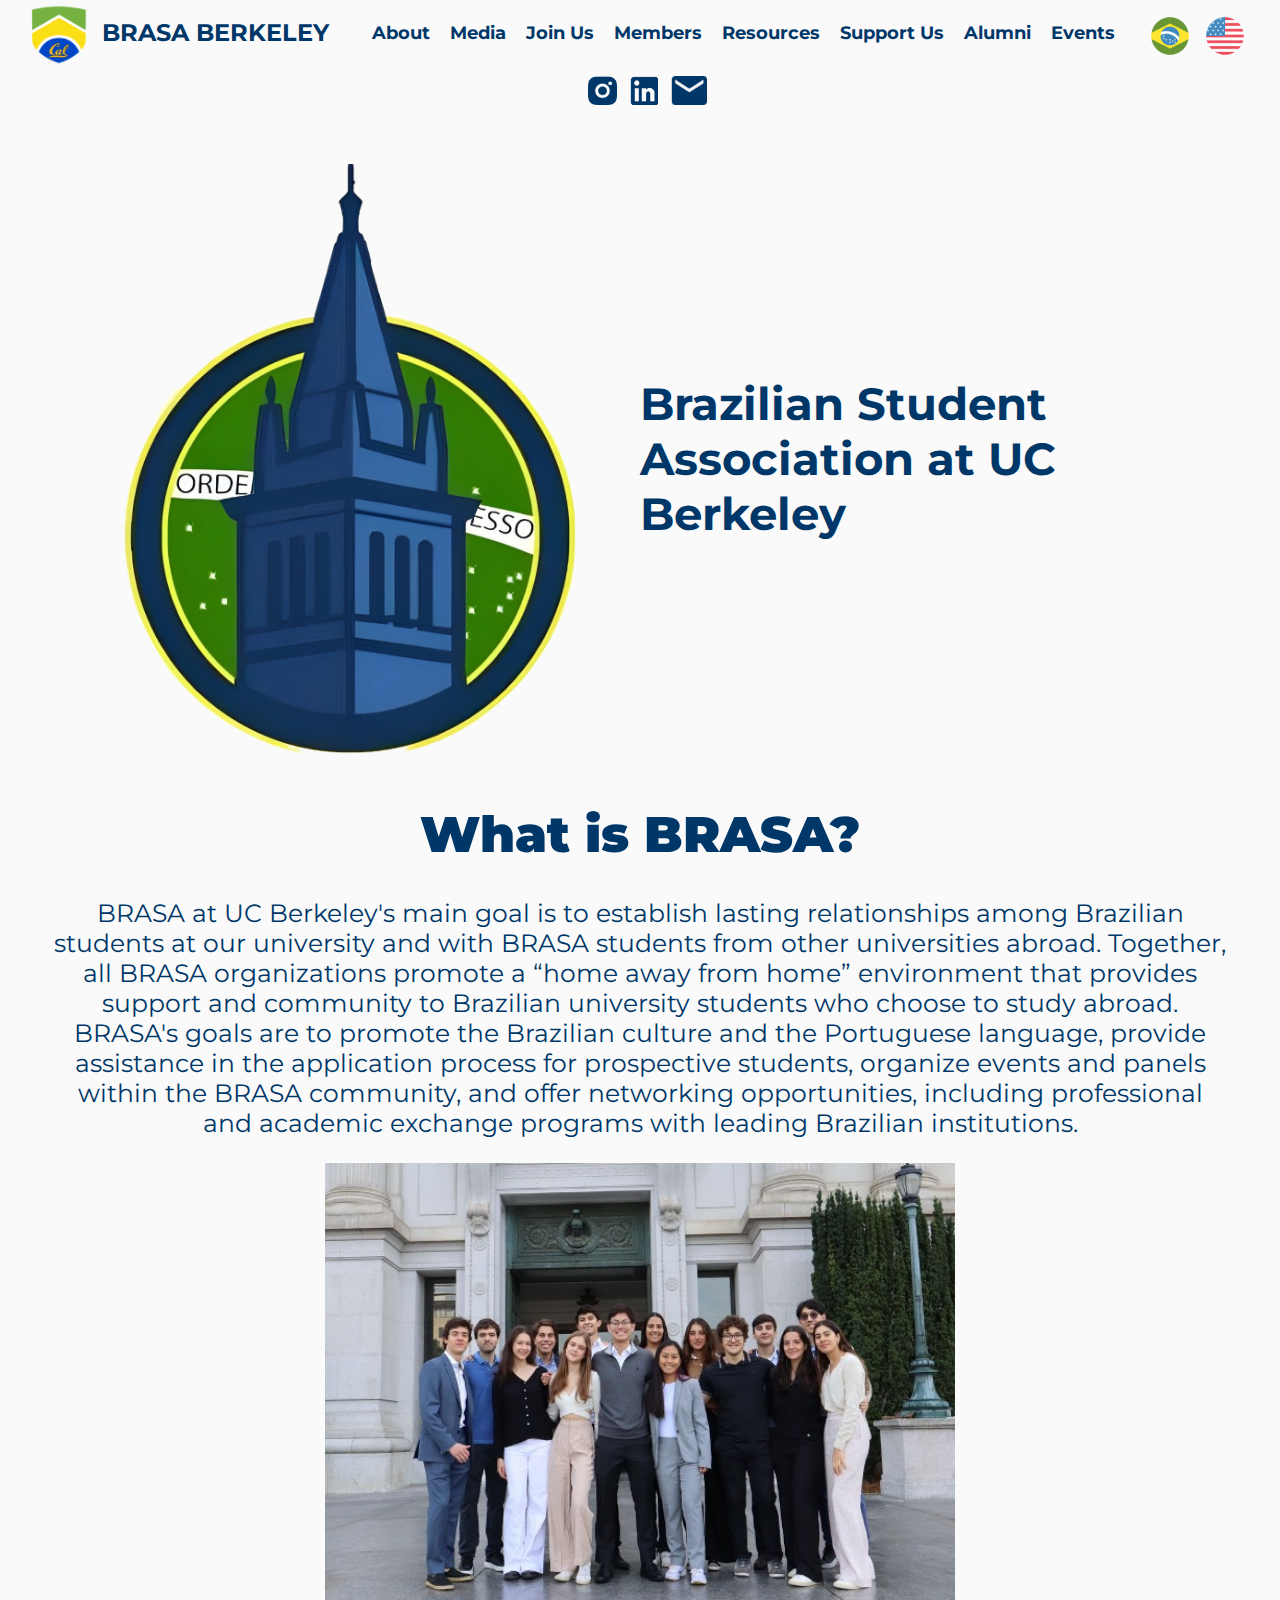
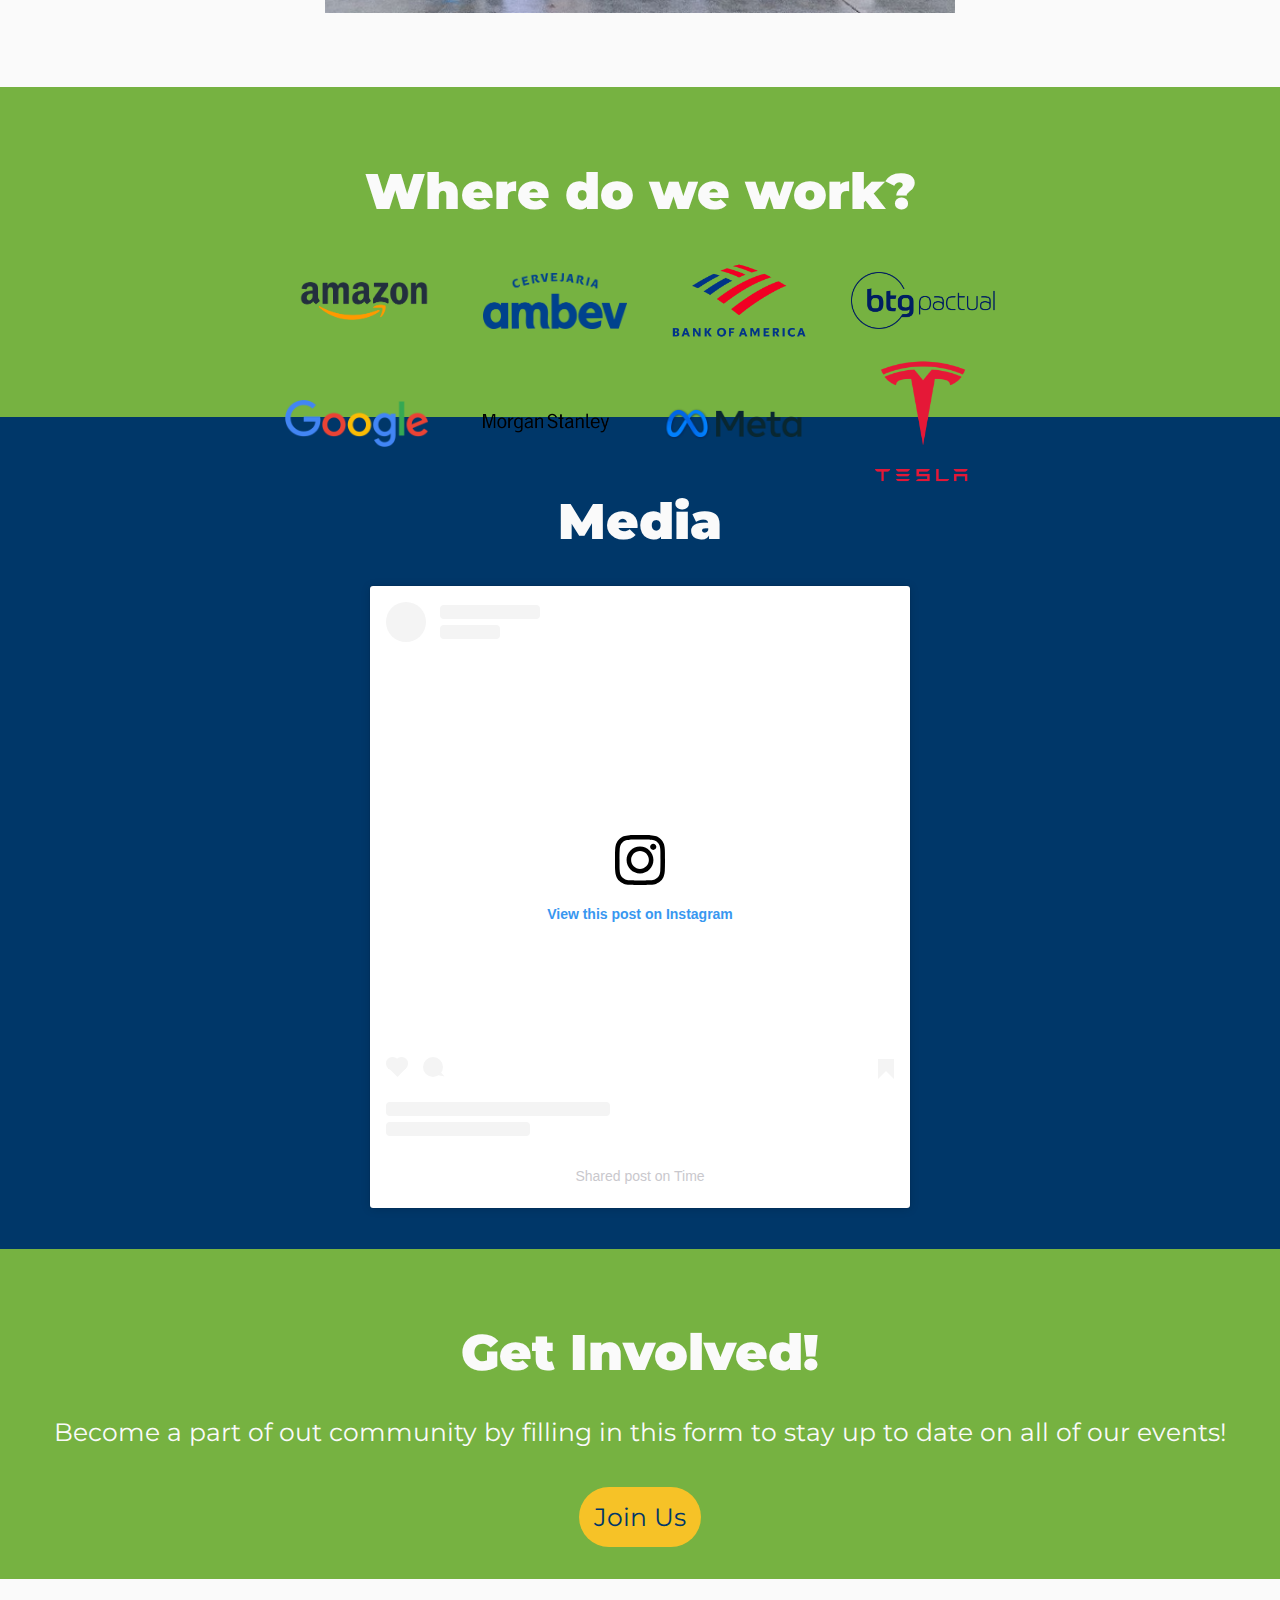
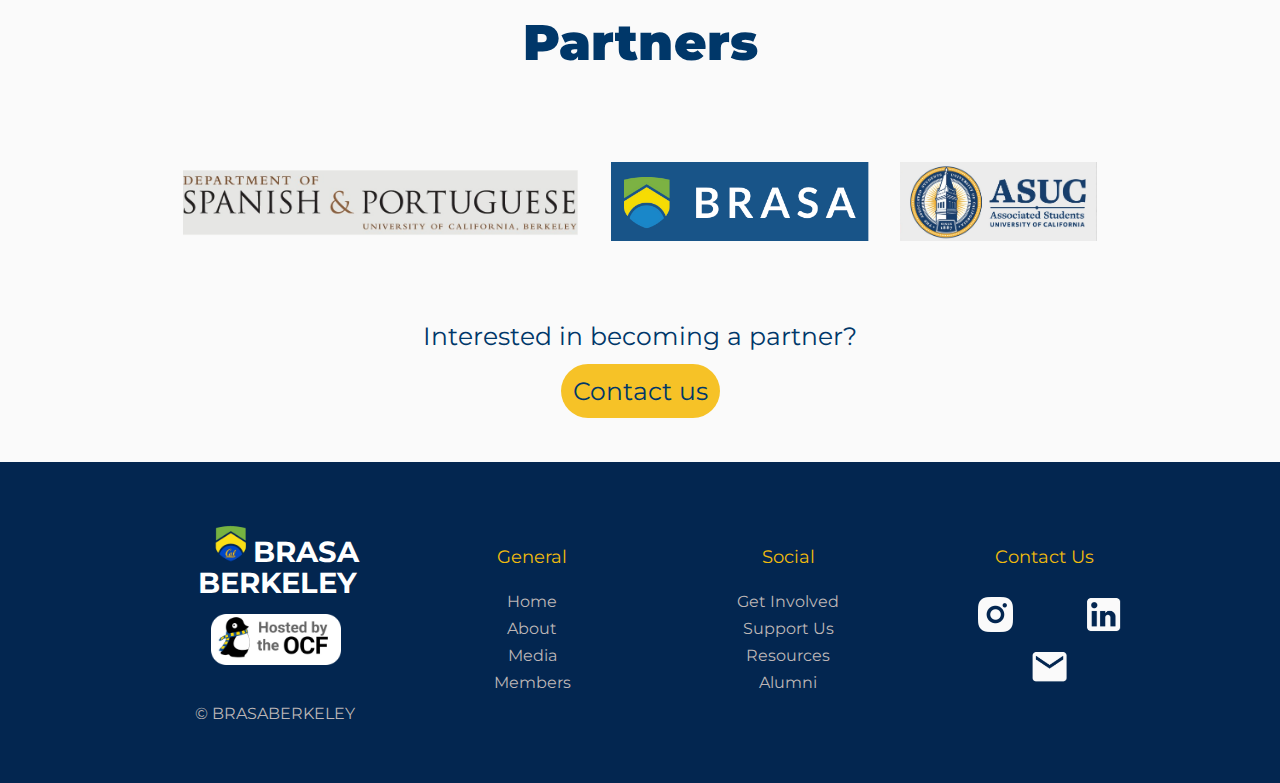
<file: index.html>
<!doctype html>
<html lang="en">

<head>
  <meta charset="UTF-8" />
  <link rel="preconnect" href="https://fonts.googleapis.com">
  <link rel="preconnect" href="https://fonts.gstatic.com" crossorigin>
  <link href="https://fonts.googleapis.com/css2?family=Montserrat:wght@100;200;300;400;500;600;700;800&display=swap"
    rel="stylesheet">
  <link rel="stylesheet" href="styles.css">
  <title>Brasa Berkeley</title>
</head>
<nav className="navbar">
  <img id="foto-pequena" src="imagens/brasa-logo.png" alt="Brasa Logo" width="66" height="66" />
  <a id="navbar-title" aria-current="page" href="index.html">BRASA BERKELEY</a>
  <a id="navbar-text" href="#description">About</a>
  <a id="navbar-text" href="#image-gallery">Media</a>
  <a id="navbar-text" href="#faca-parte">Join Us</a>
  <a id="navbar-text" href="membros.html">Members</a>
  <a id="navbar-text" href="emconstrucao.html">Resources</a>
  <a id="navbar-text" href="#container-parceiros">Support Us</a>
  <a id="navbar-text" href="emconstrucao.html">Alumni</a>
  <a id="navbar-text" href="eventos.html">Events</a>
  <a href="em-portugues/index-port.html"><img src="imagens/bandeira-br.png" id="bandeira-br"></a>
  <a href="#"><img src="imagens/bandeira-eua.png" id="bandeira-eua"></a>
  <a href="https://www.instagram.com/brasaberkeley/"><img id="insta-azul" src="imagens/insta-azul.png"></a>
  <a href="https://www.linkedin.com/in/brasa-berkeley/"><img id="linkedin-azul" src="imagens/linkedin-azul.png"></a>
  <a href="mailto:berkeley@brasalocal.org"><img id="email-azul" src="imagens/email-azul.png"></a>
</nav>

<body>
  <div id="landing-sight">
    <img id="foto-grande" src="imagens/brasa-logo-best.png" alt="Logo velha">
    <p><b>Brazilian Student Association at UC Berkeley</b></p>
  </div>
  <div id="description">
    <h1><b>What is BRASA?</b></h1>
    <p>BRASA at UC Berkeley's main goal is to establish lasting relationships among Brazilian students at our university
      and with BRASA students from other universities abroad. Together, all BRASA organizations promote a “home away
      from home” environment that provides support and community to Brazilian university students who choose to study
      abroad. BRASA's goals are to promote the Brazilian culture and the Portuguese language, provide assistance in the
      application process for prospective students, organize events and panels within the BRASA community, and offer
      networking opportunities, including professional and academic exchange programs with leading Brazilian
      institutions. </p>
    <img id="foto-grupo" src="imagens/brasa-grupo.jpg">
  </div>
  <br>
  <section id="faca-parte">
    <h1><b>Where do we work?</b></h1>
    <div id="parceiros" style="display: flex; flex-wrap: wrap; justify-content: space-between; align-items: center;">
      <img src="imagens/amazon-logo.png" alt="Logo da Amazon"
        style="flex: 1 1 22%; max-width: 22%; padding: 10px 5px;" />
      <img src="imagens/Ambev_logo.svg.png" alt="Logo da Ambev" style="flex: 1 1 20%; max-width: 20%; padding: 5px;" />
      <img src="imagens/Bank-of-America-Emblem.png" alt="Bank of America logo"
        style="flex: 1 1 20%; max-width: 20%; padding: 5px;" />
      <img src="imagens/btg.png" alt="Logo da BTG" style="flex: 1 1 20%; max-width: 20%; padding: 5px;" />
      <img src="imagens/google-logo-png-google-sva-scholarship-20.png" alt="Logo da Google"
        style="flex: 1 1 20%; max-width: 20%; padding: 5px;" />
      <img src="imagens/Morgan_Stanley_Logo_1.svg.png" alt="Logo da Morgan"
        style="flex: 1 1 20%; max-width: 20%; padding: 5px;" />
      <img src="imagens/Meta-Logo.png" alt="Logo da Meta" style="flex: 1 1 20%; max-width: 20%; padding: 5px;" />
      <img src="imagens/Tesla_logo.png" alt="Logo da Tesla" style="flex: 1 1 20%; max-width: 20%; padding: 5px;" />
    </div>
  </section>




  <section id="image-gallery">
    <h1><b>Media</b></h1>
    <div id="images">
      <blockquote class="instagram-media" data-instgrm-permalink="https://www.instagram.com/brasaberkeley/"
        data-instgrm-version="12"
        style=" background:#FFF; border:0; border-radius:3px; box-shadow:0 0 1px 0 rgba(0,0,0,0.5),0 1px 10px 0 rgba(0,0,0,0.15); margin: 1px; max-width:540px; min-width:326px; padding:0; width:99.375%; width:undefinedpx;height:undefinedpx;max-height:100%; width:undefinedpx;">
        <div style="padding:16px;"> <a id="main_link" href="brasaberkeley"
            style=" background:#FFFFFF; line-height:0; padding:0 0; text-align:center; text-decoration:none; width:100%;"
            target="_blank">
            <div style=" display: flex; flex-direction: row; align-items: center;">
              <div
                style="background-color: #F4F4F4; border-radius: 50%; flex-grow: 0; height: 40px; margin-right: 14px; width: 40px;">
              </div>
              <div style="display: flex; flex-direction: column; flex-grow: 1; justify-content: center;">
                <div
                  style=" background-color: #F4F4F4; border-radius: 4px; flex-grow: 0; height: 14px; margin-bottom: 6px; width: 100px;">
                </div>
                <div style=" background-color: #F4F4F4; border-radius: 4px; flex-grow: 0; height: 14px; width: 60px;">
                </div>
              </div>
            </div>
            <div style="padding: 19% 0;"></div>
            <div style="display:block; height:50px; margin:0 auto 12px; width:50px;"><svg width="50px" height="50px"
                viewBox="0 0 60 60" version="1.1" xmlns="https://www.w3.org/2000/svg"
                xmlns:xlink="https://www.w3.org/1999/xlink">
                <g stroke="none" stroke-width="1" fill="none" fill-rule="evenodd">
                  <g transform="translate(-511.000000, -20.000000)" fill="#000000">
                    <g>
                      <path
                        d="M556.869,30.41 C554.814,30.41 553.148,32.076 553.148,34.131 C553.148,36.186 554.814,37.852 556.869,37.852 C558.924,37.852 560.59,36.186 560.59,34.131 C560.59,32.076 558.924,30.41 556.869,30.41 M541,60.657 C535.114,60.657 530.342,55.887 530.342,50 C530.342,44.114 535.114,39.342 541,39.342 C546.887,39.342 551.658,44.114 551.658,50 C551.658,55.887 546.887,60.657 541,60.657 M541,33.886 C532.1,33.886 524.886,41.1 524.886,50 C524.886,58.899 532.1,66.113 541,66.113 C549.9,66.113 557.115,58.899 557.115,50 C557.115,41.1 549.9,33.886 541,33.886 M565.378,62.101 C565.244,65.022 564.756,66.606 564.346,67.663 C563.803,69.06 563.154,70.057 562.106,71.106 C561.058,72.155 560.06,72.803 558.662,73.347 C557.607,73.757 556.021,74.244 553.102,74.378 C549.944,74.521 548.997,74.552 541,74.552 C533.003,74.552 532.056,74.521 528.898,74.378 C525.979,74.244 524.393,73.757 523.338,73.347 C521.94,72.803 520.942,72.155 519.894,71.106 C518.846,70.057 518.197,69.06 517.654,67.663 C517.244,66.606 516.755,65.022 516.623,62.101 C516.479,58.943 516.448,57.996 516.448,50 C516.448,42.003 516.479,41.056 516.623,37.899 C516.755,34.978 517.244,33.391 517.654,32.338 C518.197,30.938 518.846,29.942 519.894,28.894 C520.942,27.846 521.94,27.196 523.338,26.654 C524.393,26.244 525.979,25.756 528.898,25.623 C532.057,25.479 533.004,25.448 541,25.448 C548.997,25.448 549.943,25.479 553.102,25.623 C556.021,25.756 557.607,26.244 558.662,26.654 C560.06,27.196 561.058,27.846 562.106,28.894 C563.154,29.942 563.803,30.938 564.346,32.338 C564.756,33.391 565.244,34.978 565.378,37.899 C565.522,41.056 565.552,42.003 565.552,50 C565.552,57.996 565.522,58.943 565.378,62.101 M570.82,37.631 C570.674,34.438 570.167,32.258 569.425,30.349 C568.659,28.377 567.633,26.702 565.965,25.035 C564.297,23.368 562.623,22.342 560.652,21.575 C558.743,20.834 556.562,20.326 553.369,20.18 C550.169,20.033 549.148,20 541,20 C532.853,20 531.831,20.033 528.631,20.18 C525.438,20.326 523.257,20.834 521.349,21.575 C519.376,22.342 517.703,23.368 516.035,25.035 C514.368,26.702 513.342,28.377 512.574,30.349 C511.834,32.258 511.326,34.438 511.181,37.631 C511.035,40.831 511,41.851 511,50 C511,58.147 511.035,59.17 511.181,62.369 C511.326,65.562 511.834,67.743 512.574,69.651 C513.342,71.625 514.368,73.296 516.035,74.965 C517.703,76.634 519.376,77.658 521.349,78.425 C523.257,79.167 525.438,79.673 528.631,79.82 C531.831,79.965 532.853,80.001 541,80.001 C549.148,80.001 550.169,79.965 553.369,79.82 C556.562,79.673 558.743,79.167 560.652,78.425 C562.623,77.658 564.297,76.634 565.965,74.965 C567.633,73.296 568.659,71.625 569.425,69.651 C570.167,67.743 570.674,65.562 570.82,62.369 C570.966,59.17 571,58.147 571,50 C571,41.851 570.966,40.831 570.82,37.631">
                      </path>
                    </g>
                  </g>
                </g>
              </svg></div>
            <div style="padding-top: 8px;">
              <div
                style=" color:#3897f0; font-family:Arial,sans-serif; font-size:14px; font-style:normal; font-weight:550; line-height:18px;">
                View this post on Instagram</div>
            </div>
            <div style="padding: 12.5% 0;"></div>
            <div style="display: flex; flex-direction: row; margin-bottom: 14px; align-items: center;">
              <div>
                <div
                  style="background-color: #F4F4F4; border-radius: 50%; height: 12.5px; width: 12.5px; transform: translateX(0px) translateY(7px);">
                </div>
                <div
                  style="background-color: #F4F4F4; height: 12.5px; transform: rotate(-45deg) translateX(3px) translateY(1px); width: 12.5px; flex-grow: 0; margin-right: 14px; margin-left: 2px;">
                </div>
                <div
                  style="background-color: #F4F4F4; border-radius: 50%; height: 12.5px; width: 12.5px; transform: translateX(9px) translateY(-18px);">
                </div>
              </div>
              <div style="margin-left: 8px;">
                <div style=" background-color: #F4F4F4; border-radius: 50%; flex-grow: 0; height: 20px; width: 20px;">
                </div>
                <div
                  style=" width: 0; height: 0; border-top: 2px solid transparent; border-left: 6px solid #f4f4f4; border-bottom: 2px solid transparent; transform: translateX(16px) translateY(-4px) rotate(30deg)">
                </div>
              </div>
              <div style="margin-left: auto;">
                <div
                  style=" width: 0px; border-top: 8px solid #F4F4F4; border-right: 8px solid transparent; transform: translateY(16px);">
                </div>
                <div
                  style=" background-color: #F4F4F4; flex-grow: 0; height: 12px; width: 16px; transform: translateY(-4px);">
                </div>
                <div
                  style=" width: 0; height: 0; border-top: 8px solid #F4F4F4; border-left: 8px solid transparent; transform: translateY(-4px) translateX(8px);">
                </div>
              </div>
            </div>
            <div
              style="display: flex; flex-direction: column; flex-grow: 1; justify-content: center; margin-bottom: 24px;">
              <div
                style=" background-color: #F4F4F4; border-radius: 4px; flex-grow: 0; height: 14px; margin-bottom: 6px; width: 224px;">
              </div>
              <div style=" background-color: #F4F4F4; border-radius: 4px; flex-grow: 0; height: 14px; width: 144px;">
              </div>
            </div>
          </a>
          <p
            style=" color:#c9c8cd; font-family:Arial,sans-serif; font-size:14px; line-height:17px; margin-bottom:0; margin-top:8px; overflow:hidden; padding:8px 0 7px; text-align:center; text-overflow:ellipsis; white-space:nowrap;">
            <a href="brasaberkeley"
              style=" color:#c9c8cd; font-family:Arial,sans-serif; font-size:14px; font-style:normal; font-weight:normal; line-height:17px; text-decoration:none;"
              target="_blank">Shared post</a> on <time
              style=" font-family:Arial,sans-serif; font-size:14px; line-height:17px;">Time</time>
          </p>
        </div>
      </blockquote>
      <script src="https://www.instagram.com/embed.js"></script>
      <script type="text/javascript" src="https://www.embedista.com/j/instagramfeed.js"></script>
      <div style="overflow: auto; position: absolute; height: 0pt; width: 0pt;"><a
          href="https://www.embedista.com/instagramfeed">Embed Instagram Post</a> Code Generator</div>
    </div>
    <style>
      .boxes3 {
        height: 175px;
        width: 153px;
      }

      #n img {
        max-height: none !important;
        max-width: none !important;
        background: none !important
      }

      #inst i {
        max-height: none !important;
        max-width: none !important;
        background: none !important
      }
    </style>
    </div>
    </div>
  </section>
  <section id="faca-parte">
    <h1><b>Get Involved!</b></h1>
    <div id="forms">
      <p>Become a part of out community by filling in this form to stay up to date on all of our events!</p><br />
      <a id="button"
        href="https://docs.google.com/forms/d/e/1FAIpQLSeWnw0tvSCPvi6MzQenuk3E4w2yMPsUIxhqEbQMoYmY9Yl1tA/viewform?pli=1">Join
        Us</a>
    </div>
  </section>
  <div id="container-parceiros">
    <h1><b>Partners</b></h1>
    <div id="parceiros">
      <img id="parceiros" src="imagens/department.png" alt="Portuguese and Spanish Department" />
      <img id="parceiros" src="imagens/brasa-global.png" alt="Brasa Global" />
      <img id="parceiros" src="imagens/asuc high-res.png" alt="Associated Students of the University of California" />
    </div>
    <p>Interested in becoming a partner?</p>
    <a href="mailto:berkeley@brasalocal.org" id="button-parceiros">Contact us</a>
  </div>
  </div>
  <div id="container">
    <footer>
      <div class="footer-col">
        <div id="brasa-footer-title">
          <img id="footer-brasa" src="imagens/logo-sem-fundo.png">
          <a href="index.html" id="footer-text">BRASA BERKELEY</a>
        </div>
        <ul>
          <li><a href="https://www.ocf.berkeley.edu"><img id="ocf" src="imagens/ocf-logo.png"></a></li>
        </ul>
        <br>
        <div id="copyright">
          &copy; BRASABERKELEY
        </div>
      </div>
      <div class="footer-col">
        <h4>General</h4>
        <ul>
          <li><a href="index.html">Home</a></li>
          <li><a href="#description">About</a></li>
          <li><a href="#image-gallery">Media</a></li>
          <li><a href="membros.html">Members</a></li>
        </ul>
      </div>
      <div class="footer-col">
        <h4>Social</h4>
        <ul>
          <li><a href="#faca-parte">Get Involved</a></li>
          <li><a href="#apoie">Support Us</a></li>
          <li><a href="emconstrucao.html">Resources</a></li>
          <li><a href="emconstrucao.html">Alumni</a></li>
        </ul>
      </div>
      <div class="footer-col">
        <h4>Contact us</h4>
        <div class="links">
          <a href="https://www.instagram.com/brasaberkeley/"><img id="insta" src="imagens/insta.png"></a>
          <a href="https://www.linkedin.com/in/brasa-berkeley/"><img id="linkedin" src="imagens/linkedin.png"></a>
          <a href="mailto:berkeley@brasalocal.org"><img id="email" src="imagens/email.png"></a>
        </div>
      </div>
    </footer>
  </div>
</body>

</html>
</file>
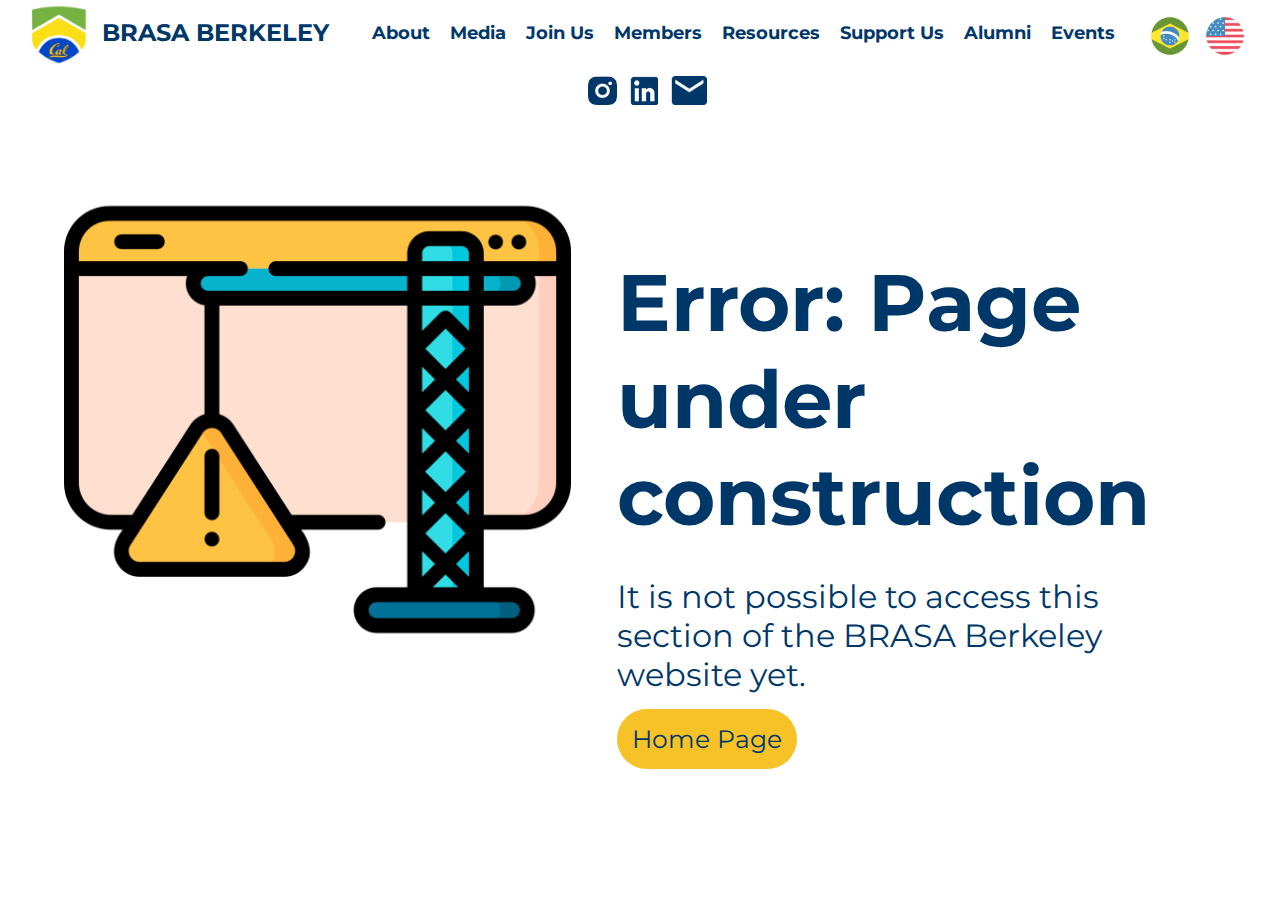
<file: emconstrucao.html>
<!doctype html>
<html lang="en">
<head>
  <meta charset="UTF-8" />
  <link rel="preconnect" href="https://fonts.googleapis.com">
  <link rel="preconnect" href="https://fonts.gstatic.com" crossorigin>
  <link href="https://fonts.googleapis.com/css2?family=Montserrat:wght@100;200;300;400;500;600;700;800&display=swap" rel="stylesheet">
  <link rel="stylesheet" href="construction.css">
  <title>Brasa Berkeley</title>
</head>
<nav className="navbar">
  <img id="foto-pequena" src="imagens/brasa-logo.png" alt="Brasa Logo" width="66" height="66"/>
    <a id="navbar-title" aria-current="page" href="index.html">BRASA BERKELEY</a>
    <a id="navbar-text" href="index.html#description">About</a>
    <a id="navbar-text" href="index.html#image-gallery">Media</a>
    <a id="navbar-text" href="index.html#faca-parte">Join Us</a>
    <a id="navbar-text" href="membros.html">Members</a>
    <a id="navbar-text" href="emconstrucao.html">Resources</a>
    <a id="navbar-text" href="index.html#container-parceiros">Support Us</a>
    <a id="navbar-text" href="emconstrucao.html">Alumni</a>
    <a id="navbar-text" href="eventos.html">Events</a>
    <a href="em-portugues/construcao-port.html"><img src="imagens/bandeira-br.png" id="bandeira-br"></a>
    <a href="#"><img src="imagens/bandeira-eua.png" id="bandeira-eua"></a>
    <a href="https://www.instagram.com/brasaberkeley/"><img id="insta-azul" src="imagens/insta-azul.png"></a>
    <a href="https://www.linkedin.com/in/brasa-berkeley/"><img id="linkedin-azul" src="imagens/linkedin-azul.png"></a>
    <a href="mailto:berkeley@brasalocal.org"><img id="email-azul" src="imagens/email-azul.png"></a>
</nav>
<body>
<div class="construction-container-master">
  <div class="construction-image-container">
    <img id="construction-image" src="imagens/under-construction.png" alt="Under Construction">
  </div>
  <div class="construction-text-container">
    <h1 class="construction-title">Error: Page under construction</h1>
    <p class="construction-text">It is not possible to access this section of the BRASA Berkeley website yet.</p>
    <a id="button" href="index.html">Home Page</a>
  </div>
</div>
</body>
</html>
</file>
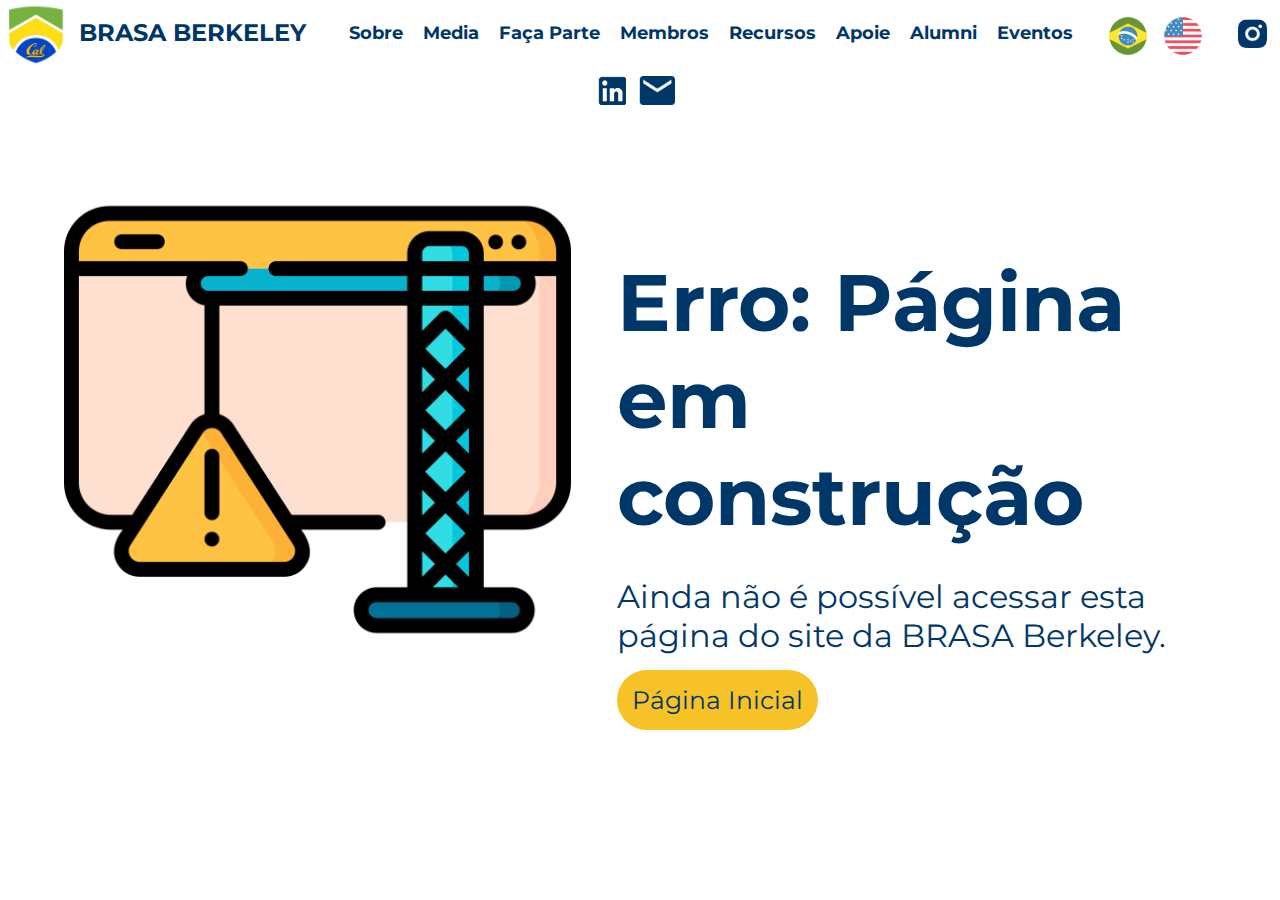
<file: em-portugues/construcao-port.html>
<!doctype html>
<html lang="Portuguese">
  <head>
    <meta charset="UTF-8" />
    <link rel="preconnect" href="https://fonts.googleapis.com">
    <link rel="preconnect" href="https://fonts.gstatic.com" crossorigin>
    <link href="https://fonts.googleapis.com/css2?family=Montserrat:wght@100;200;300;400;500;600;700;800&display=swap" rel="stylesheet">
    <link rel="stylesheet" href="../construction.css">
    <title>Brasa Berkeley</title>
  </head>
  <nav className="navbar">
    <img id="foto-pequena" src="../imagens/brasa-logo.png" alt="Brasa Logo" width="66" height="66"/>
      <a id="navbar-title" aria-current="page" href="index-port.html">BRASA BERKELEY</a>
      <a id="navbar-text" href="index-port.html#description">Sobre</a>
      <a id="navbar-text" href="index-port.html#image-gallery">Media</a>
      <a id="navbar-text" href="index-port.html#faca-parte">Faça Parte</a>
      <a id="navbar-text" href="membros-port.html">Membros</a>
      <a id="navbar-text" href="construcao-port.html">Recursos</a>
      <a id="navbar-text" href="index-port.html#container-parceiros">Apoie</a>
      <a id="navbar-text" href="construcao-port.html">Alumni</a>
      <a id="navbar-text" href="eventos-port.html">Eventos</a>
      <a href="#"><img src="../imagens/bandeira-br.png" id="bandeira-br"></a>
      <a href="../emconstrucao.html"><img src="../imagens/bandeira-eua.png" id="bandeira-eua"></a>
      <a href="https://www.instagram.com/brasaberkeley/"><img id="insta-azul" src="../imagens/insta-azul.png"></a>
      <a href="https://www.linkedin.com/in/brasa-berkeley/"><img id="linkedin-azul" src="../imagens/linkedin-azul.png"></a>
      <a href="mailto:berkeley@brasalocal.org"><img id="email-azul" src="../imagens/email-azul.png"></a>
  </nav>
  <body>
    <div class="construction-container-master">
      <div class="construction-image-container">
        <img id="construction-image" src="../imagens/under-construction.png" alt="Under Construction">
      </div>
      <div class="construction-text-container">
        <h1 class="construction-title">Erro: Página em construção</h1>
        <p class="construction-text">Ainda não é possível acessar esta página do site da BRASA Berkeley.</p>
        <a id="button" href="index-port.html">Página Inicial</a>
      </div>
    </div>
  </body>
</html>
</file>
<file: styles.css>
html, body {
    margin: 0;
    padding: 0;
    width: 100%;
    height: 100%;
    background-color: #fafafa;
}

#navbar-title {
  width: 230px;
  margin-left: 10px;
  color: rgba(0, 55, 105, 1);
  font-family: 'Montserrat', sans-serif;
  font-weight: 700;
  font-size: 24px;
  line-height: 30px;
  letter-spacing: 0em;
  text-decoration: none;
  padding-right: 30px;
}

nav {
  display: flex;
  justify-content: center;
  flex-direction: row;
  margin: auto;
  align-items: center;
  min-height: 35px;
  flex-wrap: wrap;
}

#navbar-text {
  padding: 10px;
  font-family: Montserrat, sans-serif;
  letter-spacing: 0em;
  color: rgba(0, 55, 105, 1);
  text-decoration: none;
  font-size: 18px;
  font-style: normal;
  font-weight: 700;
  line-height: normal;
  line-height: 20px;
}

#navbar-text:hover {
  text-decoration: underline;
  text-decoration-color: rgba(0, 55, 105, 1);
}

#bandeira-br {
  width: 2.5rem;
  padding-left: 25px;
  padding-right: 10px;
  margin-top: 5px;
  padding-top: 5px;
}

#bandeira-eua {
  width: 2.5rem;
  padding-left: 5px;
  padding-right: 10px;
  margin-top: 5px;
  padding-top: 5px;
}

#insta-azul, #email-azul, #linkedin-azul {
  height: 1.8rem;
  padding: 5px;
  padding-left: 3px;
  padding-right: 10px;
  margin-top: 5px;
  padding-top: 5px;
}

#insta-azul {
  padding-left: 25px;
}

#landing-sight {
    color: rgba(0, 55, 105, 1);
    font-family: 'Montserrat', sans-serif;
    font-style: normal;
    font-size: 5vh;
    margin: 50px;
    display: flex;
    justify-content: center;
    align-items: center;
  }
  
  #foto-grande {
    width: 50%;
    height: 50%;
    display: flex;
  }
  
  #description {
    font-family: 'Montserrat';
    font-style: normal;
    margin: 50px;
    text-align: center;
    text-justify: inter-word;
    color: rgba(0, 55, 105, 1); 
    font-size: 25px;
  }
  #foto-grupo {
    height: 50vh;
    width: 70vh;
  }
  #image-gallery {
    text-align: center;
    font-family: 'Montserrat';
    font-style: normal;
    color: rgba(0, 55, 105, 1);
    font-size: 25px;
    padding-top: 40px;
    padding-bottom: 40px;
    color: #fafafa;
    background-color: #003769;
  }
  
  #images {
    display:flex;
    justify-content: center;
    align-items:center;
  }
  
  .insta {
    width: 400px;
    height: 400px;
    margin: 10px;
  }
  
  footer {
    background-color: rgba(0, 55, 105, 1);
    color: white;
    padding: 1rem;
    text-align: center;
    font-family: 'Montserrat';
    font-style: normal;
  }

#faca-parte {
  font-family: 'Montserrat';
  font-style: normal;
  text-align: center;
  text-justify: inter-word;
  font-size: 25px;
  padding: 40px;
  color: #fafafa;
  background-color: #76B241;
  height: 250px;
}

#button {
  background-color: #F6C227;
  color: #003769;
  padding: 5px 11px;
  border-style: 2px solid;
  border-radius: 30px;
  text-decoration: none;
  padding: 15px;
  transition: 0.4s;
}

#container-parceiros {
  font-family: Montserrat, sans-serif;
  font-style: normal;
  text-align: center;
  text-justify: inter-word;
  color: #003769;
  background-color: #fafafa;
  height: 450px;
  font-size: 25px;
  margin: 0;
  padding: 0;
}

#parceiros {
  display: flex;
  justify-content: flex-start;
  flex-direction: row;
  width: 60%;
  height: 42%;
  margin: auto;
  justify-content: center;
  align-items: center;
}

#button-parceiros {
  background-color: #F6C227;
  color: #003769;
  border-style: 2px solid;
  border-radius: 30px;
  text-decoration: none;
  padding: 12px;
  transition: 0.4s;
}

#button-parceiros:hover, #button:hover {
  padding: 20px;
}



/* ------------------------------- CARD ELEMENTS -------------------------------*/
.Card{
    display: flex;
    justify-content: center;
    width: 380px;
    height: 550px;
    border-radius: 25px;
    background: rgba(24, 72, 160, 1);
    position: relative;
}

.card-title{
    position: absolute;
    width: 350px;
    height: 60px;
    flex-shrink: 0;
    color: #FAFAFA;
    font-family: Montserrat;
    font-size: 36px;
    font-style: normal;
    font-weight: 500;
    line-height: normal;
    height: 60px;
    top: 44px;
    text-align: center;
    text-decoration: none;
    overflow: hidden;
    white-space: nowrap;
}

.card-name{
    position: absolute;
    height: 30px;
    top: 91px;
    font-family: 'Montserrat', sans-serif;
    font-size: 20px;
    font-weight: 500;
    line-height: 24px;
    letter-spacing: 0em;
    text-align: center;
    color: rgba(250, 250, 250, 1);
    text-decoration: none;
    overflow: hidden;
    white-space: nowrap;
}

.card-picture{
    position: absolute;
    width: 300px;
    height: 340px;
    top: 142px;
    left: 40px;
    border-radius: 20px;
    border: 3px;
}

.connect-block{
    position: absolute;
    width: 149px;
    height: 40px;
    top: 495px;
    width: 200px;
    height: 100px;
    flex-shrink: 0;
}

.connect{
    width: 200px;
    height: 26px;
    top: 7px;
    font-family: Montserrat, sans-serif;
    font-size: 20px;
    font-weight: 500;
    line-height: 24px;
    letter-spacing: 0em;
    text-align: left;
    color: #F6C227;
    font-size: 20px;
    font-style: normal;
    font-weight: 500;
    line-height: normal;
    text-decoration: none;
    margin: 10px;
}

.linkedin_icon{
    width: 40px;
    height: 40px;
    flex-shrink: 0;
}

/* ------------------------------- FOOTER -------------------------------*/
#container{
  display: flex;
  flex-direction: column;
}

footer{
  height: 150%;
  display: flex;
  flex-wrap: wrap;
  margin-top: auto;
  background-color: #032650;
  padding: 60px 10%;
}

ul{
  list-style: none;
}

.footer-col{
  width: 25%;
}

.footer-col h4{
  position: relative;
  font-weight: 400;
  font-size: 18px;
  color: #f1bc0d;
  text-transform: capitalize;
  margin-left: 40px;
}

.footer-col h4::before{
  content: '';
  left: 0;
}

ul li:not(:last-child){
  margin-bottom: 8px;
}

ul li a{
  display: block;
  font-size: 16px;
  text-transform: capitalize;
  color: #bdb6b6;
  text-decoration: none;
  transition: 0.4s;
}

#ocf{
  height: 60%;
  width: 60%;
}

#footer-brasa {
  height: 20%;
  width: 17%;
  margin-left: 18px;
}

#footer-text {
  width: 230px;
  height: 40%;
  color: white;
  font-family: 'Montserrat', sans-serif;
  font-weight: 700;
  font-size: 180%;
  line-height: 30px;
  letter-spacing: 0em;
  text-decoration: none;
}

#brasa-footer-title {
  margin-left: 42px;
}

ul li a:hover{
  color: white;
  padding: 10px;
}

.links a{
  display: inline-block;
  height: 44px;
  width: 44px;
  color: white;
  text-align: center;
  line-height: 44px;
  border-radius: 50%;
  transition: 0.4s;
  margin-left: 50px;
  padding: 5px;
}

.links a:hover{
  color: #4d4f55;
  border-radius: 20%;
  padding: 10px;
}

@media(max-width: 740px){
  .footer-col{
      width: 50%;
      text-align: center;
  }

  .footer-col h4::before{
      all: unset;
  }
}

@media(max-width: 555px){
  .footer-col{
      width: 100%;
  }
}

#copyright {
  color: #bdb6b6;
  margin-left: 38px;
}

#insta {
  height: 35px;
  width: 35px;
}

#linkedin {
  height: 35px;
  width: 35px;
}

#email {
  height: 33px;
  width: 37px;
}

/* ------------------------------- MEMBERS PAGE -------------------------------*/

#board-leadership {
  font-family: 'Montserrat', sans-serif;

  #board-leadership-title {
    color: rgba(0, 55, 105, 1);
    text-align: center;
    font-size: 60px
  }
}

#board-members {
  font-family: 'Montserrat', sans-serif;
  background-color: #003769;

  #board-members-title {
    color: white;
    text-align: center;
    font-size: 60px;
  }
}

.card-row {
  justify-content: center;
  text-align: center;

  .card {
    width: 380px;
    height: 550px;
    background-color: #1848A0;
    color: white;
    text-align: center;
    border-radius: 25px;
    box-shadow: 0 7px 15px rgba(0, 0, 0, 0.1);
    overflow: visible;
    display: inline-block;
    margin-left: 25px;
    margin-right: 25px;
    margin-top: 25px;
    margin-bottom: 25px;
  
    .card-name {
      display: inline-block;
      position: static;
      text-align: center;
      padding-top: 45px;
      font-size: 35px;
      overflow: visible;
      font-weight: 550;
    }
    
    .card-title {
      display: inline-block;
      position: static;
      text-align: center;
      font-size: 20px;
      font-weight: 350;
      padding-top: 10px;
      margin-bottom: -20px;
    }
    
    .card-photo {
      width: 300px;
      height: 340px;
      background-color: white;
      border-radius: 20px;
      position: static;
      display: inline-block;
      margin-bottom: 19px;
      overflow: hidden;
      object-fit: cover;
      border-style: solid;
      border-width: 2px;
      border-color: white;
    }
    
    .placeholder {
      width: 300px;
      height: 340px;
      background-color: white;
      border-radius: 20px;
      position: static;
      display: inline-block;
      margin-bottom: 19px;
    }

    .connect-button {
      align-items: center;
      position: static;
      width: 380px;
      height: 33px;

      .connect-text {
        color: #F6C227;
        text-decoration: none;
        position: static;
        font-size: 17px;
        font-weight: 500;
        margin-top: 200px;
        display: inline-block;
        margin-top: 0px;
        margin-bottom: 0px;
        vertical-align: middle;
      }

      .connect-logo {
        display: inline-block;
        position: static;
        vertical-align: middle;
        width: 35px;
        height: 35px;
        margin-top: 0px;
        margin-bottom: 0px;
      }
    }
  }
}

/* verde #76B241
   azul #003769 
   amarelo #F6C227 */
#events {
  font-family: 'Montserrat', sans-serif;
  background-color: #fafafa;
  margin-top: 20px;

  #events-title {
    color: #003769;
    text-align: center;
    font-size: 55px;
  }
}

.events-row {
  justify-content: center;
  text-align: center;

  .event-green {
    width: 400px;
    height: 500px;
    background-color: #76B241;
    color: white;
    text-align: center;
    border-radius: 25px;
    box-shadow: 0 7px 15px rgba(0, 0, 0, 0.1);
    overflow: visible;
    display: inline-block;
    margin-left: 30px;
    margin-right: 30px;
    margin-top: 30px;
    margin-bottom: 30px;
  }

  .event-yellow {
    width: 400px;
    height: 500px;
    background-color: #F6C227;
    color: white;
    text-align: center;
    border-radius: 25px;
    box-shadow: 0 7px 15px rgba(0, 0, 0, 0.1);
    overflow: visible;
    display: inline-block;
    margin-left: 30px;
    margin-right: 30px;
    margin-top: 30px;
    margin-bottom: 30px;
  }

  .event-blue {
    width: 400px;
    height: 500px;
    background-color: #003769;
    color: white;
    text-align: center;
    border-radius: 25px;
    box-shadow: 0 7px 15px rgba(0, 0, 0, 0.1);
    overflow: visible;
    display: inline-block;
    margin-left: 30px;
    margin-right: 30px;
    margin-top: 30px;
    margin-bottom: 30px;
  }

  .event-name {
      display: inline-block;
      position: static;
      text-align: center;
      padding-top: 45px;
      padding-bottom: 25px;
      font-size: 35px;
      overflow: visible;
      font-weight: 700;
    }

    .event-photo {
      width: 300px;
      height: 300px;
      background-color: white;
      border-radius: 20px;
      position: static;
      display: inline-block;
      margin-bottom: 19px;
      overflow: hidden;
      object-fit: cover;
      border-style: solid;
      border-width: 2px;
      border-color: white;
    }
}
</file>
<file: construction.css>
body {
    margin: 0;
    padding: 0;
    display: flex;
    flex-direction: column;
    font-family: 'Montserrat', sans-serif; /* Set default font for the whole page */
}

.construction-container-master {
    display: flex;
    justify-content: center;
    align-items: flex-start;
    flex-direction: row;
    flex-grow: 1;
    padding: 2% 5%;
    padding-top: 5%;
}

.construction-image-container {
    display: flex;
    justify-content: flex-end;
    align-items: center;
    margin-right: 2%;
    margin-top: -1%;
    flex: 1;
}

#construction-image {
    max-width: 100%;
    max-height: 100vh;
    width: 100%;
    height: auto;
}

.construction-text-container {
    max-width: 50%;
    flex: 1 0 50%;
    padding: 2%;
}

.construction-text-container > p,
.construction-title,
.construction-text {
    font-family: 'Montserrat', sans-serif;
}

.construction-title {
    font-size: 5rem;
    font-weight: bold;
    color: #003769;
    margin-bottom: 20px;
}

.construction-text {
    font-size: 2rem;
    color: #003769;
    margin-bottom: 30px;
}

#button {
  background-color: #F6C227;
  color: #003769;
  padding: 5px 11px;
  border-style: 2px solid;
  border-radius: 30px;
  text-decoration: none;
  padding: 15px;
  transition: 0.4s;
  font-size: 25px;
}

#button:hover {
    padding: 20px;
}

#Main-menu {
    font-family: 'Montserrat';
    font-style: normal;
    text-align: center;
    text-justify: inter-word;
    font-size: 20px;
    padding-bottom: 10px;
    padding-top: 40px;
    color: #fafafa;
    height: 300px;
}


#navbar-title {
    width: 230px;
    margin-left: 10px;
    color: rgba(0, 55, 105, 1);
    font-family: 'Montserrat', sans-serif;
    font-weight: 700;
    font-size: 24px;
    line-height: 30px;
    letter-spacing: 0em;
    text-decoration: none;
    padding-right: 30px;
}

nav {
    display: flex;
    justify-content: center;
    flex-direction: row;
    margin: auto;
    align-items: center;
    min-height: 35px;
    flex-wrap: wrap;
}

#navbar-text {
    padding: 10px;
    font-family: Montserrat, sans-serif;
    letter-spacing: 0em;
    color: rgba(0, 55, 105, 1);
    text-decoration: none;
    font-size: 18px;
    font-style: normal;
    font-weight: 700;
    line-height: normal;
    line-height: 20px;
}

#bandeira-br {
    width: 2.5rem;
    padding-left: 25px;
    padding-right: 10px;
    margin-top: 5px;
    padding-top: 5px;
}

#bandeira-eua {
    width: 2.5rem;
    padding-left: 5px;
    padding-right: 10px;
    margin-top: 5px;
    padding-top: 5px;
}

#insta-azul, #email-azul, #linkedin-azul {
    height: 1.8rem;
    padding: 5px;
    padding-left: 3px;
    padding-right: 10px;
    margin-top: 5px;
    padding-top: 5px;
}

#insta-azul {
    padding-left: 25px;
}
</file>
